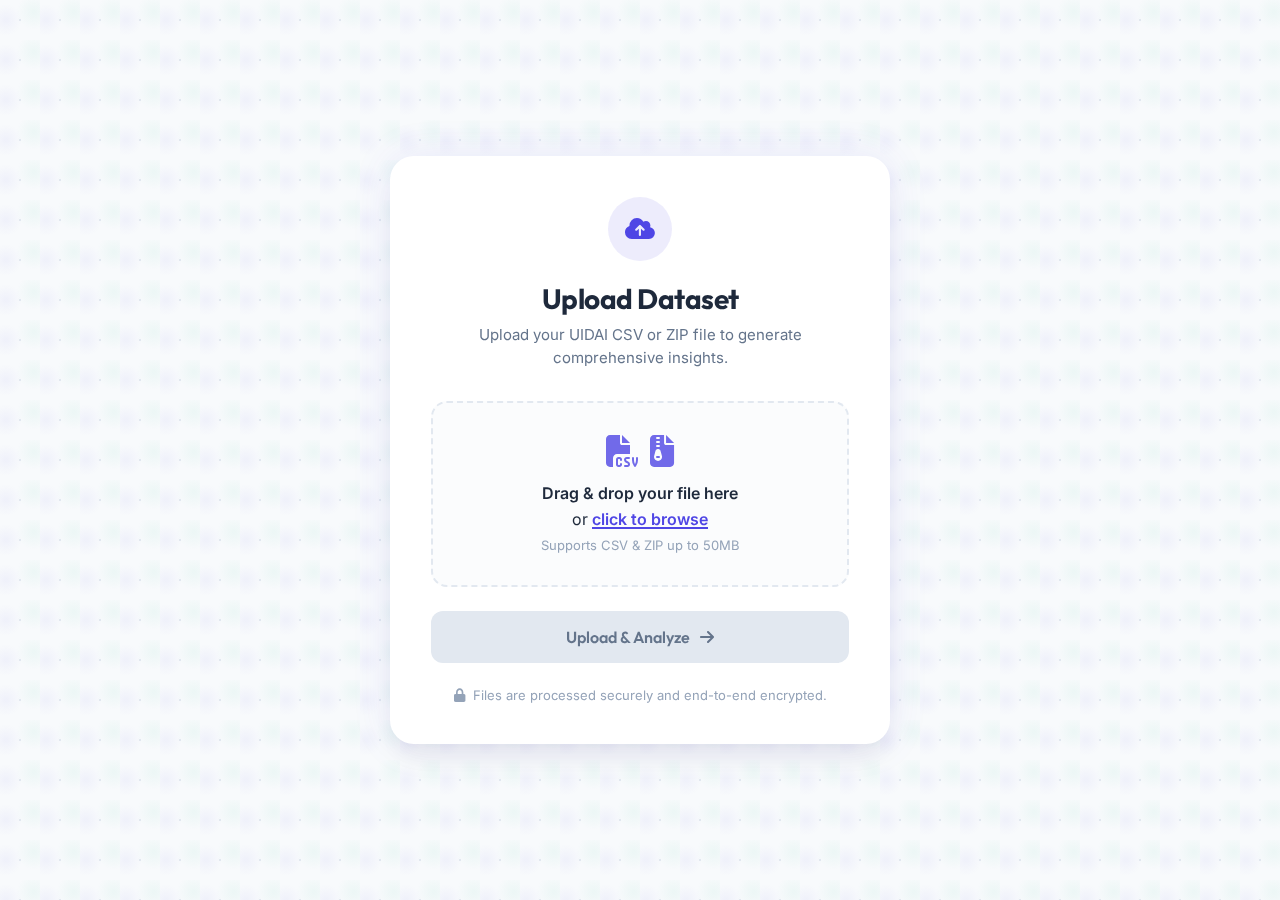
<file: index.html>
<!DOCTYPE html>
<html lang="en">

<head>
    <meta charset="UTF-8">
    <meta name="viewport" content="width=device-width, initial-scale=1.0">
    <title>UIDAI Analytics | Secure Upload</title>
    <meta name="description" content="Securely upload UIDAI datasets for advanced analytics and insights.">
    <link rel="preconnect" href="https://fonts.googleapis.com">
    <link rel="preconnect" href="https://fonts.gstatic.com" crossorigin>
    <link
        href="https://fonts.googleapis.com/css2?family=Outfit:wght@300;400;500;600;700&family=Inter:wght@400;500;600&display=swap"
        rel="stylesheet">
    <link rel="stylesheet" href="styles.css">
    <link rel="stylesheet" href="https://cdnjs.cloudflare.com/ajax/libs/font-awesome/6.4.0/css/all.min.css">
</head>

<body>
    <div class="background-mesh"></div>

    <main class="app-container">
        <!-- Upload Card -->
        <div class="card upload-card" id="uploadCard">
            <div class="card-header">
                <div class="icon-badge">
                    <i class="fa-solid fa-cloud-arrow-up"></i>
                </div>
                <h1>Upload Dataset</h1>
                <p>Upload your UIDAI CSV or ZIP file to generate comprehensive insights.</p>
            </div>

            <div class="drop-zone" id="dropZone">
                <input type="file" id="fileInput" accept=".csv, .zip" hidden>
                <div class="drop-content">
                    <div class="upload-illustration">
                        <i class="fa-solid fa-file-csv"></i>
                        <i class="fa-solid fa-file-zipper"></i>
                    </div>
                    <h3>Drag & drop your file here</h3>
                    <p class="secondary-text">or <span class="browse-link">click to browse</span></p>
                    <p class="meta-text">Supports CSV & ZIP up to 50MB</p>
                </div>
            </div>

            <button class="btn btn-primary" id="uploadBtn" disabled>
                <span>Upload & Analyze</span>
                <i class="fa-solid fa-arrow-right"></i>
            </button>

            <div class="security-note">
                <i class="fa-solid fa-lock"></i>
                <span>Files are processed securely and end-to-end encrypted.</span>
            </div>
        </div>

        <!-- Analysis Preview Card (Initially Hidden) -->
        <div class="card analysis-card hidden" id="analysisCard">
            <div class="card-header centered">
                <div class="spinner-container">
                    <svg class="spinner" viewBox="0 0 50 50">
                        <circle class="path" cx="25" cy="25" r="20" fill="none" stroke-width="5"></circle>
                    </svg>
                    <div class="file-icon-floating">
                        <i class="fa-solid fa-file-lines"></i>
                    </div>
                </div>
                <h2 id="processStatus">Analyzing Document...</h2>
                <p id="fileName" class="filename">data_export_2026.csv</p>
            </div>

            <div class="progress-section">
                <div class="progress-info">
                    <span class="step-text" id="stepText">Validating structure...</span>
                    <span class="percentage" id="percentage">0%</span>
                </div>
                <div class="progress-bar-track">
                    <div class="progress-bar-fill" id="progressBar"></div>
                </div>
            </div>

            <div class="analysis-steps">
                <div class="step-item active">
                    <i class="fa-solid fa-check-circle"></i>
                    <span>File Upload</span>
                </div>
                <div class="step-item pending" id="stepStructure">
                    <i class="fa-solid fa-circle"></i>
                    <span>Structure Check</span>
                </div>
                <div class="step-item pending" id="stepInsights">
                    <i class="fa-solid fa-circle"></i>
                    <span>Generating Insights</span>
                </div>
            </div>

            <button class="btn btn-secondary" id="cancelBtn">Cancel Upload</button>
        </div>
    </main>

    <script src="script.js?v=2"></script>
</body>

</html>
</file>
<file: styles.css>
:root {
    --primary: #4f46e5; /* Indigo 600 */
    --primary-hover: #4338ca;
    --secondary: #64748b;
    --background: #f8fafc; /* Slate 50 */
    --surface: #ffffff;
    --text-main: #1e293b; /* Slate 800 */
    --text-muted: #64748b;
    --border: #e2e8f0;
    --border-hover: #cbd5e1;
    --success: #10b981;
    --error: #ef4444;
    --radius-xl: 24px;
    --radius-lg: 16px;
    --radius-md: 12px;
    --shadow-sm: 0 4px 6px -1px rgb(0 0 0 / 0.05);
    --shadow-lg: 0 20px 25px -5px rgb(0 0 0 / 0.05), 0 8px 10px -6px rgb(0 0 0 / 0.01);
    --shadow-glow: 0 0 40px rgba(79, 70, 229, 0.1);
    --font-heading: 'Outfit', sans-serif;
    --font-body: 'Inter', sans-serif;
    --transition: all 0.3s cubic-bezier(0.4, 0, 0.2, 1);
}

* {
    margin: 0;
    padding: 0;
    box-sizing: border-box;
}

body {
    font-family: var(--font-body);
    background-color: var(--background);
    color: var(--text-main);
    height: 100vh;
    display: flex;
    justify-content: center;
    align-items: center;
    overflow: hidden;
    position: relative;
    -webkit-font-smoothing: antialiased;
}

/* Background Effect */
.background-mesh {
    position: absolute;
    top: 0;
    left: 0;
    width: 100%;
    height: 100%;
    background-image: 
        radial-gradient(circle at 15% 50%, rgba(79, 70, 229, 0.08) 0%, transparent 25%),
        radial-gradient(circle at 85% 30%, rgba(236, 72, 153, 0.08) 0%, transparent 25%);
    z-index: -1;
    background-size: 40px 40px;
    background-image: 
        radial-gradient(circle, #e2e8f0 1px, transparent 1px),
        radial-gradient(circle at 15% 50%, rgba(79, 70, 229, 0.05) 0%, transparent 40%),
        radial-gradient(circle at 85% 30%, rgba(16, 185, 129, 0.05) 0%, transparent 40%);
}

.app-container {
    width: 100%;
    max-width: 520px;
    padding: 20px;
    perspective: 1000px;
}

/* Base Card Styles */
.card {
    background: var(--surface);
    border-radius: var(--radius-xl);
    padding: 40px;
    box-shadow: var(--shadow-lg), var(--shadow-glow);
    border: 1px solid rgba(255, 255, 255, 0.8);
    transition: var(--transition);
    position: absolute;
    top: 50%;
    left: 50%;
    transform: translate(-50%, -50%);
    width: 100%;
    max-width: 500px;
    backface-visibility: hidden;
}

.upload-card {
    z-index: 2;
    transform: translate(-50%, -50%) rotateX(0);
    opacity: 1;
}

.upload-card.exit {
    transform: translate(-50%, -60%) scale(0.95);
    opacity: 0;
    pointer-events: none;
}

.analysis-card {
    z-index: 1;
    opacity: 0;
    transform: translate(-50%, -40%) scale(0.95);
    pointer-events: none;
}

.analysis-card.enter {
    opacity: 1;
    transform: translate(-50%, -50%) scale(1);
    pointer-events: auto;
    z-index: 10;
}

.hidden {
    display: none; /* Fallback */
    /* Handled by opacities for animation */
}

/* Card Header */
.card-header {
    text-align: center;
    margin-bottom: 32px;
}

.icon-badge {
    width: 64px;
    height: 64px;
    background: rgba(79, 70, 229, 0.1);
    color: var(--primary);
    border-radius: 50%;
    display: flex;
    align-items: center;
    justify-content: center;
    font-size: 24px;
    margin: 0 auto 20px;
}

h1 {
    font-family: var(--font-heading);
    font-size: 28px;
    font-weight: 700;
    margin-bottom: 8px;
    letter-spacing: -0.5px;
}

h2 {
    font-family: var(--font-heading);
    font-size: 24px;
    font-weight: 600;
    margin-top: 16px;
    margin-bottom: 4px;
}

.card-header p {
    color: var(--text-muted);
    font-size: 15px;
    line-height: 1.5;
}

/* Drop Zone */
.drop-zone {
    border: 2px dashed var(--border);
    border-radius: var(--radius-lg);
    padding: 32px;
    text-align: center;
    cursor: pointer;
    transition: var(--transition);
    background: rgba(248, 250, 252, 0.5);
    margin-bottom: 24px;
    position: relative;
    overflow: hidden;
}

.drop-zone:hover, .drop-zone.drag-over {
    border-color: var(--primary);
    background: rgba(79, 70, 229, 0.02);
}

.drop-content {
    pointer-events: none;
}

.upload-illustration {
    font-size: 32px;
    color: var(--primary);
    opacity: 0.8;
    margin-bottom: 16px;
    display: flex;
    justify-content: center;
    gap: 12px;
}

.drop-zone h3 {
    font-size: 16px;
    font-weight: 600;
    margin-bottom: 6px;
}

.browse-link {
    color: var(--primary);
    font-weight: 600;
    text-decoration: underline;
    text-decoration-thickness: 2px;
    text-underline-offset: 2px;
}

.meta-text {
    font-size: 13px;
    color: #94a3b8;
    margin-top: 8px;
}

/* Feature Grid */
.feature-grid {
    display: grid;
    grid-template-columns: repeat(3, 1fr);
    gap: 12px;
    margin-bottom: 24px;
}

.feature-item {
    display: flex;
    flex-direction: column;
    align-items: center;
    gap: 8px;
    padding: 16px 8px;
    background: rgba(79, 70, 229, 0.03);
    border-radius: var(--radius-md);
    border: 1px solid rgba(79, 70, 229, 0.08);
    transition: var(--transition);
}

.feature-item:hover {
    background: rgba(79, 70, 229, 0.06);
    border-color: rgba(79, 70, 229, 0.15);
    transform: translateY(-2px);
}

.feature-item i {
    font-size: 20px;
    color: var(--primary);
}

.feature-item span {
    font-size: 12px;
    font-weight: 600;
    color: var(--text-secondary);
    text-align: center;
}

/* Buttons */
.btn {
    width: 100%;
    padding: 16px;
    border-radius: var(--radius-md);
    border: none;
    font-size: 16px;
    font-weight: 600;
    font-family: var(--font-heading);
    cursor: pointer;
    transition: var(--transition);
    display: flex;
    align-items: center;
    justify-content: center;
    gap: 10px;
}

.btn-primary {
    background: var(--primary);
    color: white;
    box-shadow: 0 4px 12px rgba(79, 70, 229, 0.25);
}

.btn-primary:hover:not(:disabled) {
    background: var(--primary-hover);
    transform: translateY(-2px);
    box-shadow: 0 8px 16px rgba(79, 70, 229, 0.3);
}

.btn-primary:active:not(:disabled) {
    transform: translateY(0);
}

.btn-primary:disabled {
    background: var(--border);
    color: var(--text-muted);
    cursor: not-allowed;
    box-shadow: none;
}

.btn-secondary {
    background: transparent;
    color: var(--text-muted);
    margin-top: 12px;
}

.btn-secondary:hover {
    color: var(--text-main);
    background: rgba(0,0,0,0.03);
}

.security-note {
    display: flex;
    align-items: center;
    justify-content: center;
    gap: 8px;
    margin-top: 24px;
    font-size: 13px;
    color: #94a3b8;
}

/* Analysis Card Specifics */
.spinner-container {
    position: relative;
    width: 80px;
    height: 80px;
    margin: 0 auto;
}

.spinner {
    animation: rotate 2s linear infinite;
    width: 100%;
    height: 100%;
}

.spinner .path {
    stroke: var(--primary);
    stroke-linecap: round;
    animation: dash 1.5s ease-in-out infinite;
}

.file-icon-floating {
    position: absolute;
    top: 50%;
    left: 50%;
    transform: translate(-50%, -50%);
    color: var(--primary);
    font-size: 24px;
}

.filename {
    font-family: 'Monaco', 'Consolas', monospace;
    font-size: 13px;
    background: #f1f5f9;
    padding: 4px 12px;
    border-radius: 20px;
    display: inline-block;
    color: var(--text-muted);
    margin-top: 8px;
}

.progress-section {
    margin: 32px 0;
}

.progress-info {
    display: flex;
    justify-content: space-between;
    margin-bottom: 8px;
    font-size: 14px;
    font-weight: 500;
}

.progress-bar-track {
    height: 8px;
    background: #f1f5f9;
    border-radius: 4px;
    overflow: hidden;
}

.progress-bar-fill {
    height: 100%;
    background: var(--primary);
    width: 0%;
    border-radius: 4px;
    transition: width 0.4s ease;
}

.analysis-steps {
    display: flex;
    flex-direction: column;
    gap: 16px;
    margin-bottom: 24px;
}

.step-item {
    display: flex;
    align-items: center;
    gap: 12px;
    font-size: 15px;
    color: var(--text-muted);
    opacity: 0.6;
    transition: all 0.3s;
}

.step-item.active {
    color: var(--text-main);
    font-weight: 500;
    opacity: 1;
}

.step-item.completed {
    color: var(--success);
    opacity: 1;
}

.step-item i {
    font-size: 18px;
}

@keyframes rotate {
    100% { transform: rotate(360deg); }
}

@keyframes dash {
    0% { stroke-dasharray: 1, 150; stroke-dashoffset: 0; }
    50% { stroke-dasharray: 90, 150; stroke-dashoffset: -35; }
    100% { stroke-dasharray: 90, 150; stroke-dashoffset: -124; }
}
</file>
